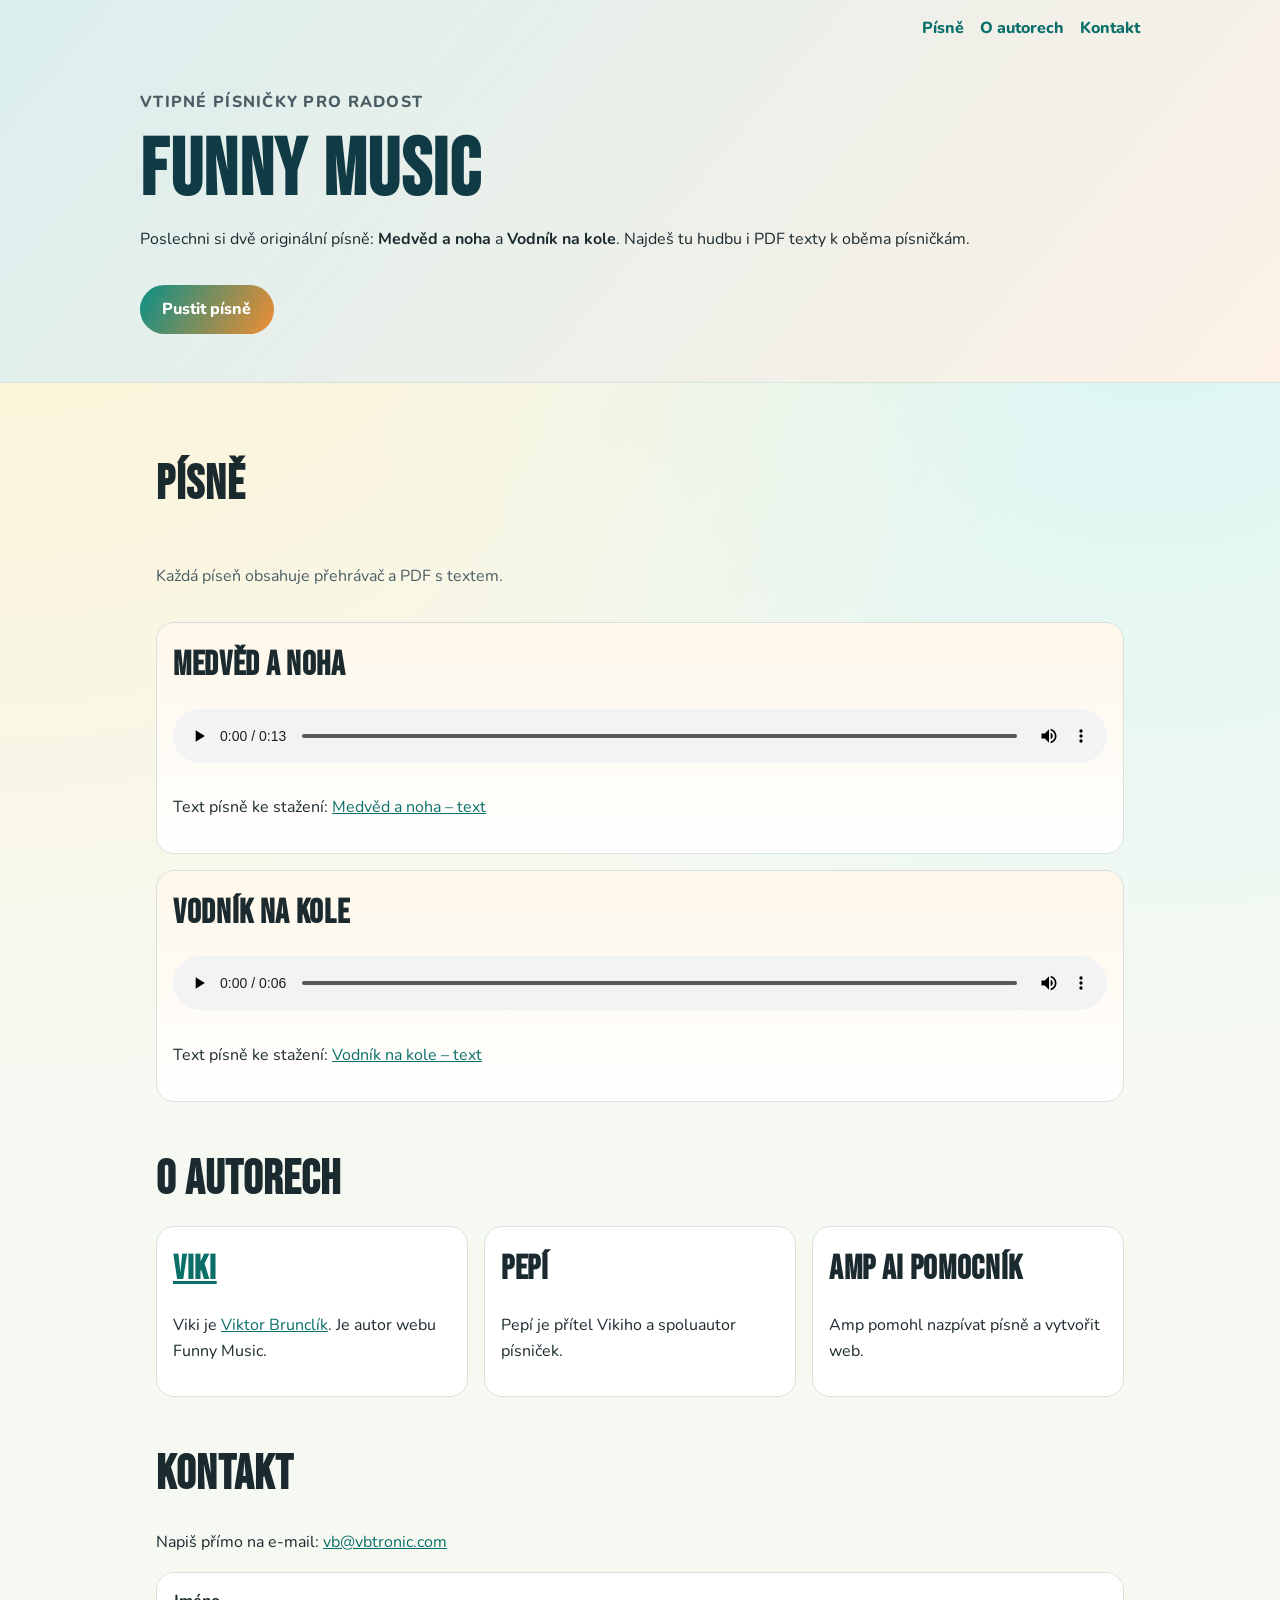
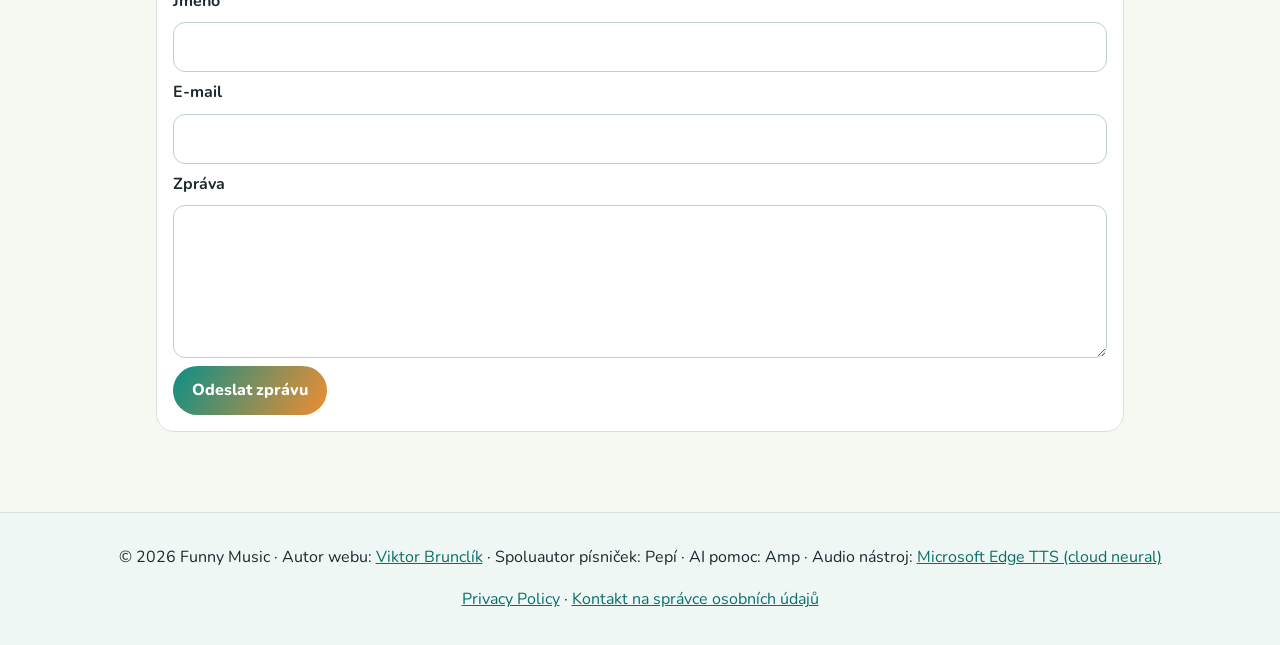
<file: index.html>
<!doctype html>
<html lang="cs">
  <head>
    <meta charset="UTF-8" />
    <meta name="viewport" content="width=device-width, initial-scale=1.0" />
    <title>Funny Music</title>
    <meta
      name="description"
      content="Funny Music je web s vtipnými písničkami Medvěd a noha a Vodník na kole, včetně audio nahrávek a PDF textů."
    />
    <link rel="preconnect" href="https://fonts.googleapis.com" />
    <link rel="preconnect" href="https://fonts.gstatic.com" crossorigin />
    <link
      href="https://fonts.googleapis.com/css2?family=Bebas+Neue&family=Nunito:wght@400;600;700;800&display=swap"
      rel="stylesheet"
    />
    <link rel="stylesheet" href="styles.css" />
  </head>
  <body>
    <header class="hero" id="nahoru">
      <nav class="top-nav">
        <a href="#pisne">Písně</a>
        <a href="#autori">O autorech</a>
        <a href="#kontakt">Kontakt</a>
      </nav>

      <div class="hero-content">
        <p class="hero-kicker">Vtipné písničky pro radost</p>
        <h1>Funny Music</h1>
        <p>
          Poslechni si dvě originální písně: <strong>Medvěd a noha</strong> a
          <strong>Vodník na kole</strong>. Najdeš tu hudbu i PDF texty k oběma písničkám.
        </p>
        <a class="cta" href="#pisne">Pustit písně</a>
      </div>
    </header>

    <main>
      <section id="pisne" class="section songs">
        <h2>Písně</h2>
        <p class="section-intro">Každá píseň obsahuje přehrávač a PDF s textem.</p>

        <article class="song-card">
          <h3>Medvěd a noha</h3>
          <audio controls preload="metadata">
            <source src="assets/audio/medved-a-noha-v2.wav" type="audio/wav" />
            Tvůj prohlížeč nepodporuje přehrávání audia.
          </audio>
          <p>
            Text písně ke stažení:
            <a href="assets/pdf/medved-a-noha-text.pdf" target="_blank" rel="noopener noreferrer"
              >Medvěd a noha – text</a
            >
          </p>
        </article>

        <article class="song-card">
          <h3>Vodník na kole</h3>
          <audio controls preload="metadata">
            <source src="assets/audio/vodnik-na-kole-v2.wav" type="audio/wav" />
            Tvůj prohlížeč nepodporuje přehrávání audia.
          </audio>
          <p>
            Text písně ke stažení:
            <a href="assets/pdf/vodnik-na-kole-text.pdf" target="_blank" rel="noopener noreferrer"
              >Vodník na kole – text</a
            >
          </p>
        </article>
      </section>

      <section id="autori" class="section">
        <h2>O autorech</h2>
        <div class="authors-grid">
          <article class="author-card">
            <h3>
              <a href="https://vbtronic.com" target="_blank" rel="noopener noreferrer">Viki</a>
            </h3>
            <p>
              Viki je
              <a href="https://vbtronic.com" target="_blank" rel="noopener noreferrer"
                >Viktor Brunclík</a
              >.
              Je autor webu Funny Music.
            </p>
          </article>

          <article class="author-card">
            <h3>Pepí</h3>
            <p>Pepí je přítel Vikiho a spoluautor písniček.</p>
          </article>

          <article class="author-card">
            <h3>Amp AI pomocník</h3>
            <p>Amp pomohl nazpívat písně a vytvořit web.</p>
          </article>
        </div>
      </section>

      <section id="kontakt" class="section contact">
        <h2>Kontakt</h2>
        <p>
          Napiš přímo na e-mail:
          <a href="mailto:vb@vbtronic.com">vb@vbtronic.com</a>
        </p>

        <form id="contactForm" action="mailto:vb@vbtronic.com" method="post" enctype="text/plain">
          <label for="jmeno">Jméno</label>
          <input id="jmeno" name="Jméno" type="text" required />

          <label for="email">E-mail</label>
          <input id="email" name="E-mail" type="email" required />

          <label for="zprava">Zpráva</label>
          <textarea id="zprava" name="Zpráva" rows="5" required></textarea>

          <button type="submit">Odeslat zprávu</button>
        </form>
      </section>
    </main>

    <footer class="site-footer">
      <p>
        © <span id="year">2026</span> Funny Music · Autor webu:
        <a href="https://vbtronic.com" target="_blank" rel="noopener noreferrer">Viktor Brunclík</a>
        · Spoluautor písniček: Pepí · AI pomoc: Amp
        · Audio nástroj: <a href="https://github.com/rany2/edge-tts" target="_blank" rel="noopener noreferrer">Microsoft Edge TTS (cloud neural)</a>
      </p>
      <p>
        <a href="privacy-policy.html">Privacy Policy</a>
        ·
        <a href="mailto:vb@vbtronic.com">Kontakt na správce osobních údajů</a>
      </p>
    </footer>

    <script>
      const year = document.getElementById("year");
      if (year) {
        year.textContent = String(new Date().getFullYear());
      }

      const form = document.getElementById("contactForm");
      if (form) {
        form.addEventListener("submit", function (event) {
          event.preventDefault();

          const name = document.getElementById("jmeno")?.value?.trim() || "";
          const email = document.getElementById("email")?.value?.trim() || "";
          const message = document.getElementById("zprava")?.value?.trim() || "";

          const subject = encodeURIComponent("Kontakt z Funny Music");
          const body = encodeURIComponent(
            `Jméno: ${name}\nE-mail: ${email}\n\nZpráva:\n${message}`,
          );

          window.location.href = `mailto:vb@vbtronic.com?subject=${subject}&body=${body}`;
        });
      }
    </script>
  </body>
</html>
</file>
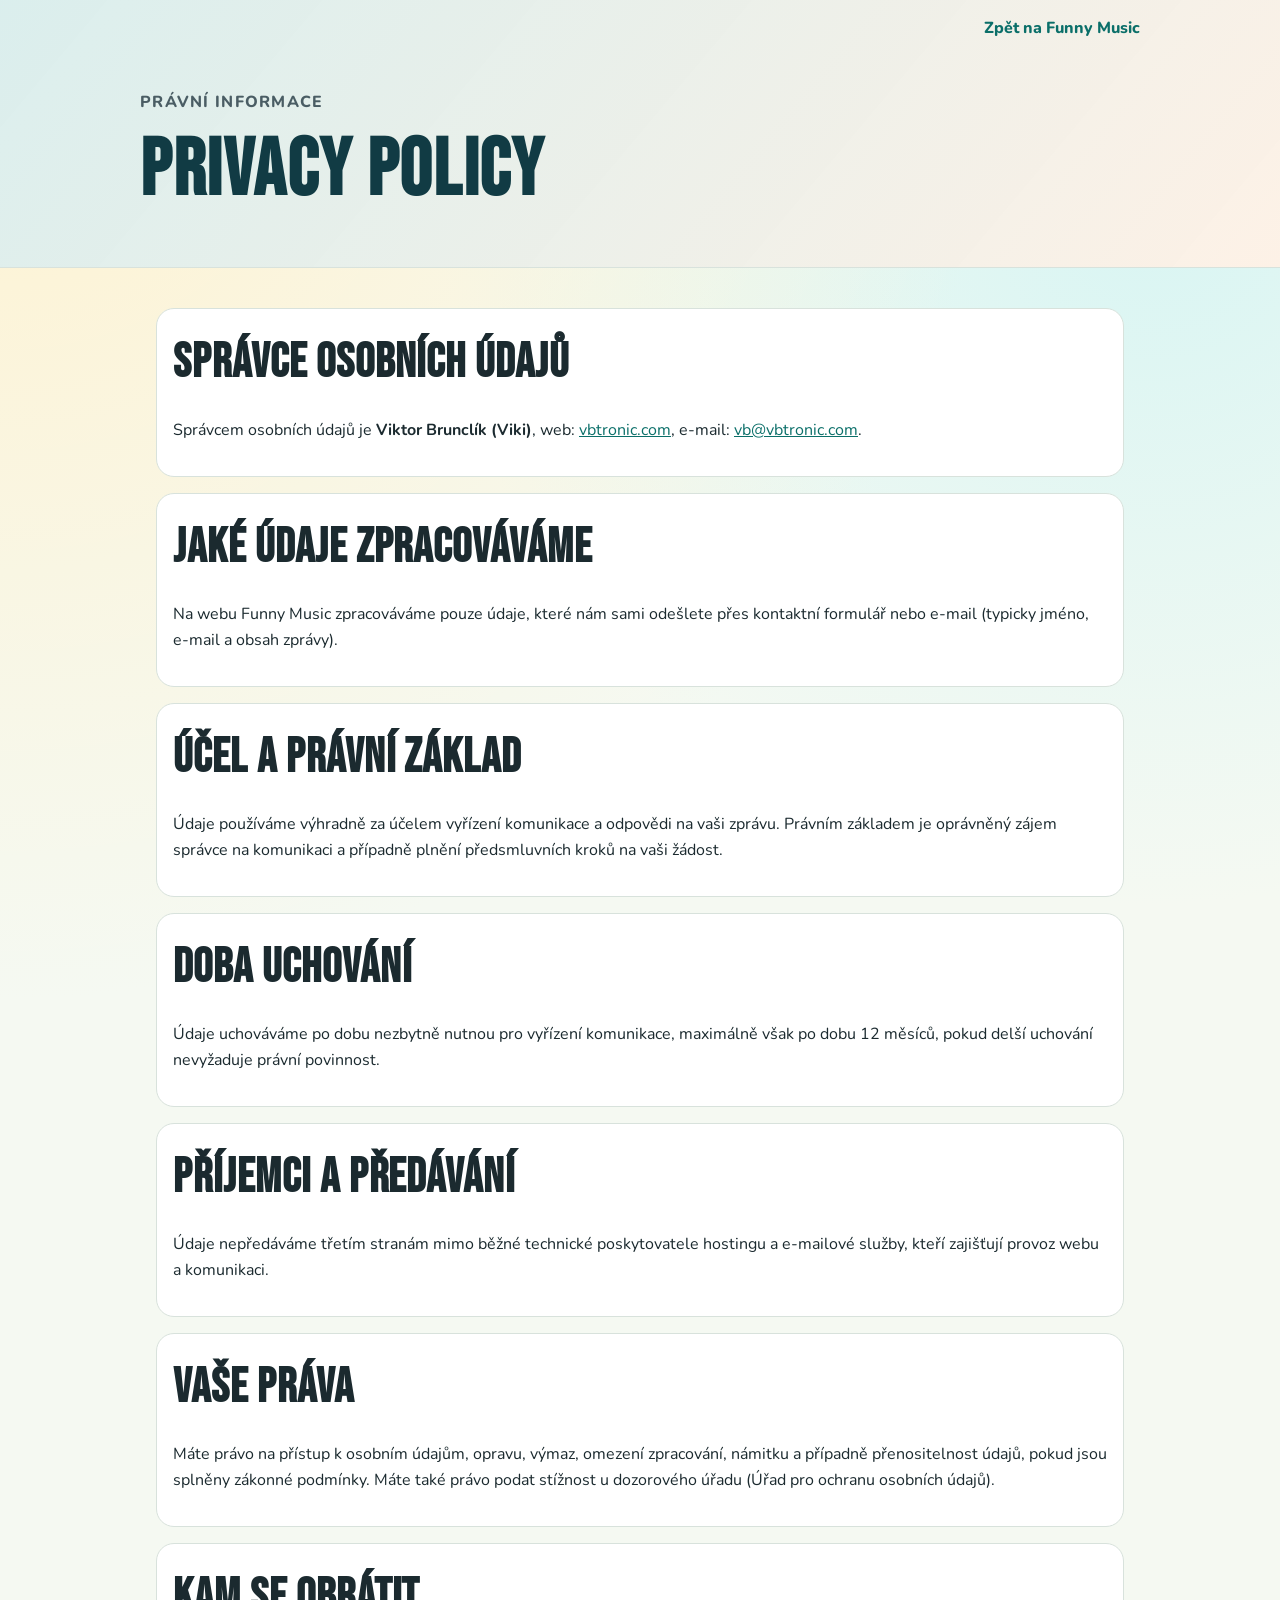
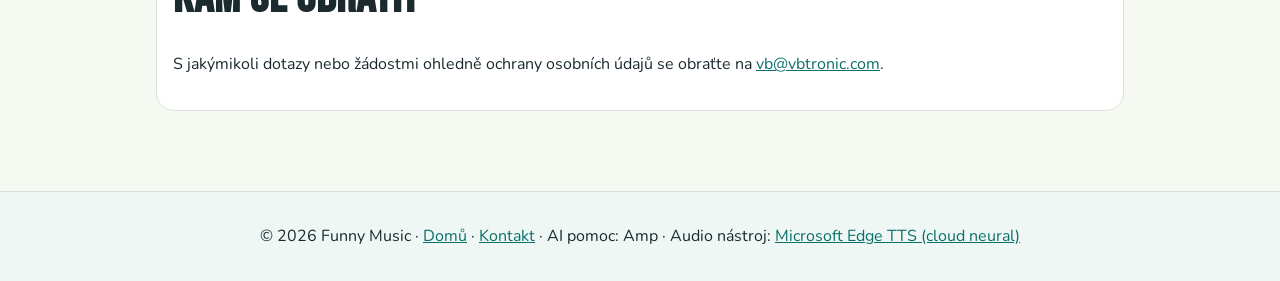
<file: privacy-policy.html>
<!doctype html>
<html lang="cs">
  <head>
    <meta charset="UTF-8" />
    <meta name="viewport" content="width=device-width, initial-scale=1.0" />
    <title>Privacy Policy | Funny Music</title>
    <meta
      name="description"
      content="Zásady ochrany osobních údajů webu Funny Music."
    />
    <link rel="preconnect" href="https://fonts.googleapis.com" />
    <link rel="preconnect" href="https://fonts.gstatic.com" crossorigin />
    <link
      href="https://fonts.googleapis.com/css2?family=Bebas+Neue&family=Nunito:wght@400;600;700;800&display=swap"
      rel="stylesheet"
    />
    <link rel="stylesheet" href="styles.css" />
  </head>
  <body>
    <header class="hero">
      <nav class="top-nav">
        <a href="index.html">Zpět na Funny Music</a>
      </nav>
      <div class="hero-content">
        <p class="hero-kicker">Právní informace</p>
        <h1>Privacy Policy</h1>
      </div>
    </header>

    <main class="policy-main">
      <section class="policy-card">
        <h2>Správce osobních údajů</h2>
        <p>
          Správcem osobních údajů je <strong>Viktor Brunclík (Viki)</strong>,
          web: <a href="https://vbtronic.com" target="_blank" rel="noopener noreferrer">vbtronic.com</a>,
          e-mail: <a href="mailto:vb@vbtronic.com">vb@vbtronic.com</a>.
        </p>
      </section>

      <section class="policy-card">
        <h2>Jaké údaje zpracováváme</h2>
        <p>
          Na webu Funny Music zpracováváme pouze údaje, které nám sami odešlete přes
          kontaktní formulář nebo e-mail (typicky jméno, e-mail a obsah zprávy).
        </p>
      </section>

      <section class="policy-card">
        <h2>Účel a právní základ</h2>
        <p>
          Údaje používáme výhradně za účelem vyřízení komunikace a odpovědi na vaši zprávu.
          Právním základem je oprávněný zájem správce na komunikaci a případně plnění
          předsmluvních kroků na vaši žádost.
        </p>
      </section>

      <section class="policy-card">
        <h2>Doba uchování</h2>
        <p>
          Údaje uchováváme po dobu nezbytně nutnou pro vyřízení komunikace, maximálně
          však po dobu 12 měsíců, pokud delší uchování nevyžaduje právní povinnost.
        </p>
      </section>

      <section class="policy-card">
        <h2>Příjemci a předávání</h2>
        <p>
          Údaje nepředáváme třetím stranám mimo běžné technické poskytovatele hostingu a
          e-mailové služby, kteří zajišťují provoz webu a komunikaci.
        </p>
      </section>

      <section class="policy-card">
        <h2>Vaše práva</h2>
        <p>
          Máte právo na přístup k osobním údajům, opravu, výmaz, omezení zpracování,
          námitku a případně přenositelnost údajů, pokud jsou splněny zákonné podmínky.
          Máte také právo podat stížnost u dozorového úřadu (Úřad pro ochranu osobních údajů).
        </p>
      </section>

      <section class="policy-card">
        <h2>Kam se obrátit</h2>
        <p>
          S jakýmikoli dotazy nebo žádostmi ohledně ochrany osobních údajů se obraťte na
          <a href="mailto:vb@vbtronic.com">vb@vbtronic.com</a>.
        </p>
      </section>
    </main>

    <footer class="site-footer">
      <p>
        © 2026 Funny Music ·
        <a href="index.html">Domů</a>
        · <a href="mailto:vb@vbtronic.com">Kontakt</a>
        · AI pomoc: Amp · Audio nástroj: <a href="https://github.com/rany2/edge-tts" target="_blank" rel="noopener noreferrer">Microsoft Edge TTS (cloud neural)</a>
      </p>
    </footer>
  </body>
</html>
</file>
<file: styles.css>
:root {
  --bg: #f5f9f2;
  --bg-soft: #ffffff;
  --surface: #fef7ea;
  --text: #1b2a2f;
  --muted: #4a5d64;
  --brand: #0b8f87;
  --brand-strong: #0b6f69;
  --accent: #ef8d32;
  --line: #d8e2dc;
}

* {
  box-sizing: border-box;
}

html,
body {
  margin: 0;
  padding: 0;
}

body {
  font-family: "Nunito", sans-serif;
  color: var(--text);
  background:
    radial-gradient(circle at top left, #fff2cf 0%, transparent 44%),
    radial-gradient(circle at 90% 10%, #d8f5f3 0%, transparent 35%),
    var(--bg);
  line-height: 1.6;
}

a {
  color: var(--brand-strong);
}

.hero {
  padding: 1rem 1rem 3rem;
  background:
    linear-gradient(130deg, rgba(11, 143, 135, 0.15), rgba(239, 141, 50, 0.12)),
    var(--bg-soft);
  border-bottom: 1px solid var(--line);
}

.top-nav {
  max-width: 1000px;
  margin: 0 auto;
  display: flex;
  gap: 1rem;
  justify-content: flex-end;
  flex-wrap: wrap;
}

.top-nav a {
  text-decoration: none;
  font-weight: 800;
  color: var(--brand-strong);
}

.hero-content {
  max-width: 1000px;
  margin: 3rem auto 0;
}

.hero-kicker {
  letter-spacing: 0.08em;
  text-transform: uppercase;
  font-weight: 800;
  color: var(--muted);
}

h1,
h2,
h3 {
  font-family: "Bebas Neue", sans-serif;
  letter-spacing: 0.02em;
  margin: 0 0 0.5rem;
}

h1 {
  font-size: clamp(2.8rem, 7vw, 5rem);
  color: #113b44;
  line-height: 1;
}

h2 {
  font-size: clamp(2rem, 4.8vw, 3rem);
}

h3 {
  font-size: clamp(1.6rem, 3.2vw, 2.1rem);
}

.cta {
  display: inline-block;
  margin-top: 1rem;
  padding: 0.75rem 1.4rem;
  border-radius: 999px;
  text-decoration: none;
  font-weight: 800;
  color: #fff;
  background: linear-gradient(120deg, var(--brand), var(--accent));
}

main {
  max-width: 1000px;
  margin: 0 auto;
  padding: 1.5rem 1rem 2rem;
}

.section {
  margin-top: 2.5rem;
}

.section-intro {
  color: var(--muted);
}

.songs {
  display: grid;
  gap: 1rem;
}

.song-card,
.author-card,
.policy-card,
.contact form {
  background: var(--bg-soft);
  border: 1px solid var(--line);
  border-radius: 18px;
  padding: 1rem;
}

.song-card {
  background: linear-gradient(180deg, var(--surface), #ffffff);
}

audio {
  width: 100%;
  margin: 0.5rem 0;
}

.authors-grid {
  display: grid;
  grid-template-columns: repeat(auto-fit, minmax(220px, 1fr));
  gap: 1rem;
}

.contact form {
  display: grid;
  gap: 0.5rem;
}

label {
  font-weight: 700;
}

input,
textarea {
  width: 100%;
  border: 1px solid #bed0ca;
  border-radius: 12px;
  padding: 0.7rem 0.8rem;
  font: inherit;
}

button {
  width: fit-content;
  border: 0;
  border-radius: 999px;
  padding: 0.75rem 1.2rem;
  cursor: pointer;
  font: inherit;
  font-weight: 800;
  color: #fff;
  background: linear-gradient(120deg, var(--brand), var(--accent));
}

.site-footer {
  margin-top: 3rem;
  border-top: 1px solid var(--line);
  padding: 1rem;
  text-align: center;
  background: #eef7f4;
}

.policy-main {
  max-width: 1000px;
  margin: 0 auto;
  padding: 1.5rem 1rem 2rem;
}

.policy-card {
  margin-top: 1rem;
}

@media (max-width: 680px) {
  .top-nav {
    justify-content: center;
  }

  .hero-content {
    margin-top: 2rem;
  }
}
</file>
